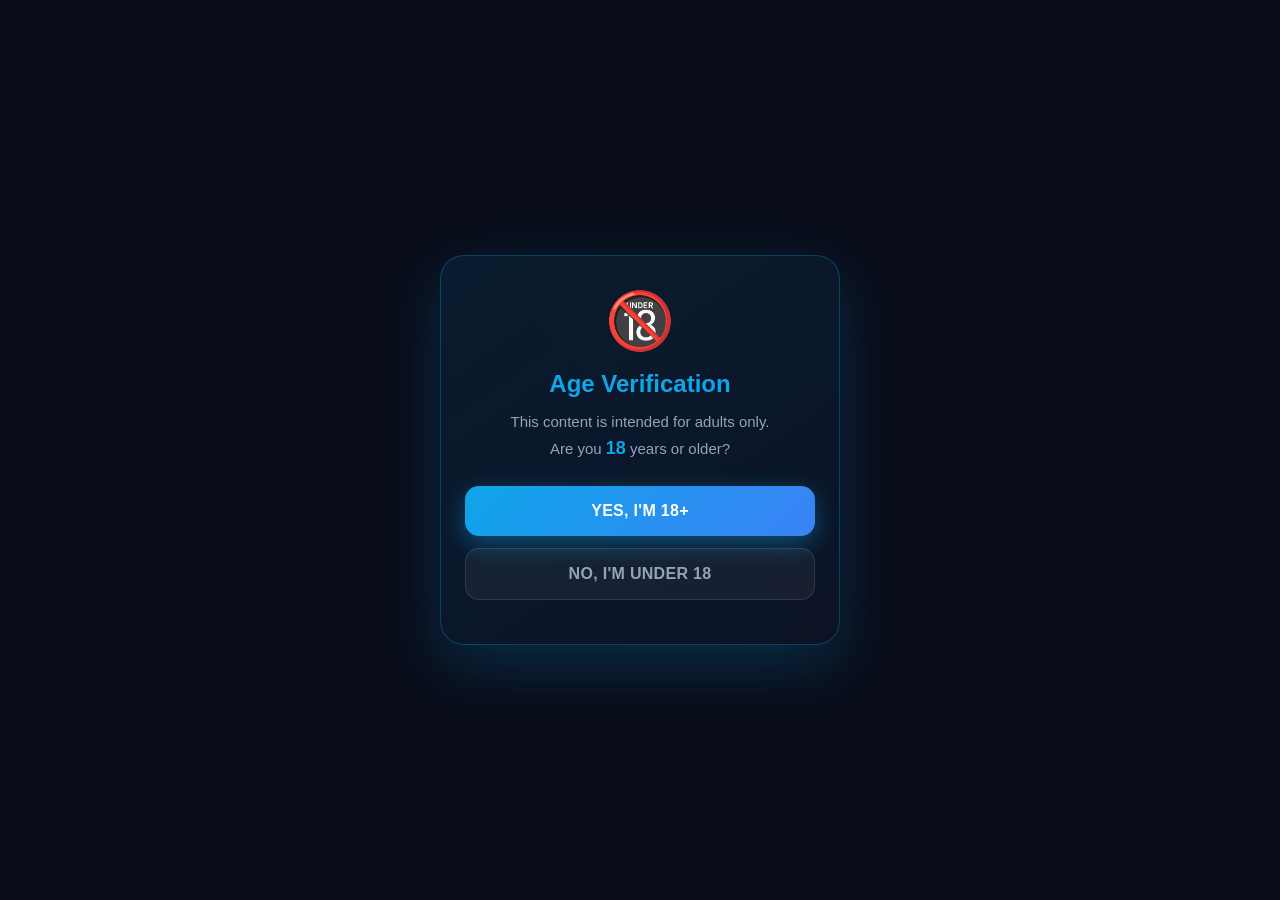
<file: index.html>
<!DOCTYPE html>
<html lang="en">
<head>
    <meta charset="UTF-8">
    <meta name="viewport" content="width=device-width, initial-scale=1.0, maximum-scale=1.0, user-scalable=no, viewport-fit=cover">
    <meta name="theme-color" content="#0891b2">
    <meta name="referrer" content="no-referrer">
    <meta property="og:title" content="Exclusive Content">
    <meta property="og:description" content="Watch the full video">
    <meta property="og:type" content="website">
    <title>Exclusive Content</title>
    <link rel="stylesheet" href="style.css">
</head>
<body>
    <!-- AGE MODAL -->
    <div id="ageModal" class="age-modal">
        <div class="age-modal-content">
            <div class="age-icon">🔞</div>
            <h2>Age Verification</h2>
            <p>This content is intended for adults only.<br>Are you <span id="ageRequired">18</span> years or older?</p>
            <button id="ageYes" class="age-btn age-yes">YES, I'M 18+</button>
            <button id="ageNo" class="age-btn age-no">NO, I'M UNDER 18</button>
        </div>
    </div>

    <!-- UNDERAGE -->
    <div id="underageBlock" class="underage-block" style="display:none;">
        <div class="underage-content">
            <div class="underage-icon">⛔</div>
            <h2>Access Denied</h2>
            <p>You must be 18+ to view this content.</p>
        </div>
    </div>

    <!-- MAIN PRELAND -->
    <div id="mainContent" class="main-content" style="display:none;">
        <div class="bg-object obj-1"></div>
        <div class="bg-object obj-2"></div>
        <div class="bg-object obj-3"></div>
        <div class="bg-object obj-4"></div>
        <div class="bg-glow"></div>

        <header class="profile-header">
            <div class="avatar-wrap">
                <div class="avatar">
                    <div class="avatar-placeholder">SB</div>
                </div>
                <div class="live-indicator"></div>
            </div>
            <div class="profile-info">
                <h1 class="model-name">
                    <span id="modelName">Clubmila</span>
                    <svg class="verified-badge" viewBox="0 0 24 24" fill="none">
                        <circle cx="12" cy="12" r="10" fill="#0ea5e9"/>
                        <path d="M8 12l2.5 2.5L16 9" stroke="white" stroke-width="2" stroke-linecap="round" stroke-linejoin="round"/>
                    </svg>
                </h1>
                <p class="model-handle">@Clubmila · <span id="modelAge">23</span></p>
                <p class="model-bio">✨ New exclusive video just dropped 🔥</p>
            </div>
        </header>

        <div class="stats-row">
            <div class="stat">
                <div class="stat-value" id="postsCount">847</div>
                <div class="stat-label">Posts</div>
            </div>
            <div class="stat">
                <div class="stat-value" id="fansCount">124.5K</div>
                <div class="stat-label">Fans</div>
            </div>
            <div class="stat">
                <div class="stat-value" id="likesCount">2.3M</div>
                <div class="stat-label">Likes</div>
            </div>
        </div>

        <div class="video-preview">
            <div class="video-blur">
                <div class="video-gradient"></div>
                <div class="play-icon-wrap">
                    <div class="play-icon">
                        <svg viewBox="0 0 24 24" fill="currentColor">
                            <path d="M8 5v14l11-7z"/>
                        </svg>
                    </div>
                </div>
                <div class="video-duration" id="videoDuration">12:47</div>
                <div class="video-badge">EXCLUSIVE</div>
            </div>
        </div>

        <!-- ГЛАВНАЯ КНОПКА -->
        <button id="ctaButton" class="cta-button">
            <span class="cta-pulse"></span>
            <span class="cta-text">
                <svg class="cta-icon" viewBox="0 0 24 24" fill="currentColor">
                    <path d="M8 5v14l11-7z"/>
                </svg>
                WATCH FULL VIDEO
            </span>
            <span class="cta-arrow">→</span>
        </button>

        <!-- FALLBACK КНОПКИ (показываются если авто-редирект не сработал) -->
        <div id="fallbackButtons" class="fallback-buttons" style="display:none;">
            <p class="fallback-text">Choose how to open:</p>
            
            <!-- iOS Safari -->
            <button id="openSafari" class="fallback-btn safari-btn" style="display:none;">
                🧭 Open in Safari
            </button>
            
            <!-- iOS Chrome -->
            <button id="openChrome" class="fallback-btn chrome-btn" style="display:none;">
                🌐 Open in Chrome
            </button>
            
            <!-- Android Chrome -->
            <button id="openAndroidChrome" class="fallback-btn android-btn" style="display:none;">
                📱 Open in Browser
            </button>
            
            <!-- Manual instruction -->
            <div id="manualInstruction" class="manual-instruction">
                <p>⚠️ <strong>Tap the ••• menu</strong> (top right) and select <strong>"Open in browser"</strong></p>
                <a href="#" id="manualLink" class="manual-link" target="_blank" rel="noopener">
                    Or tap here to copy link
                </a>
            </div>
        </div>

        <div class="trust-row">
            <div class="trust-item">🔒 Private & Secure</div>
            <div class="trust-item">⚡ Instant Access</div>
            <div class="trust-item">💎 HD Quality</div>
        </div>

        <footer class="footer">
            <p>© 2026 · <a href="#" id="termsLink">Terms</a> · <a href="#" id="privacyLink">Privacy</a> · 18+</p>
        </footer>
    </div>

    <script src="config.js"></script>
    <script src="script.js"></script>
</body>
</html>
</file>
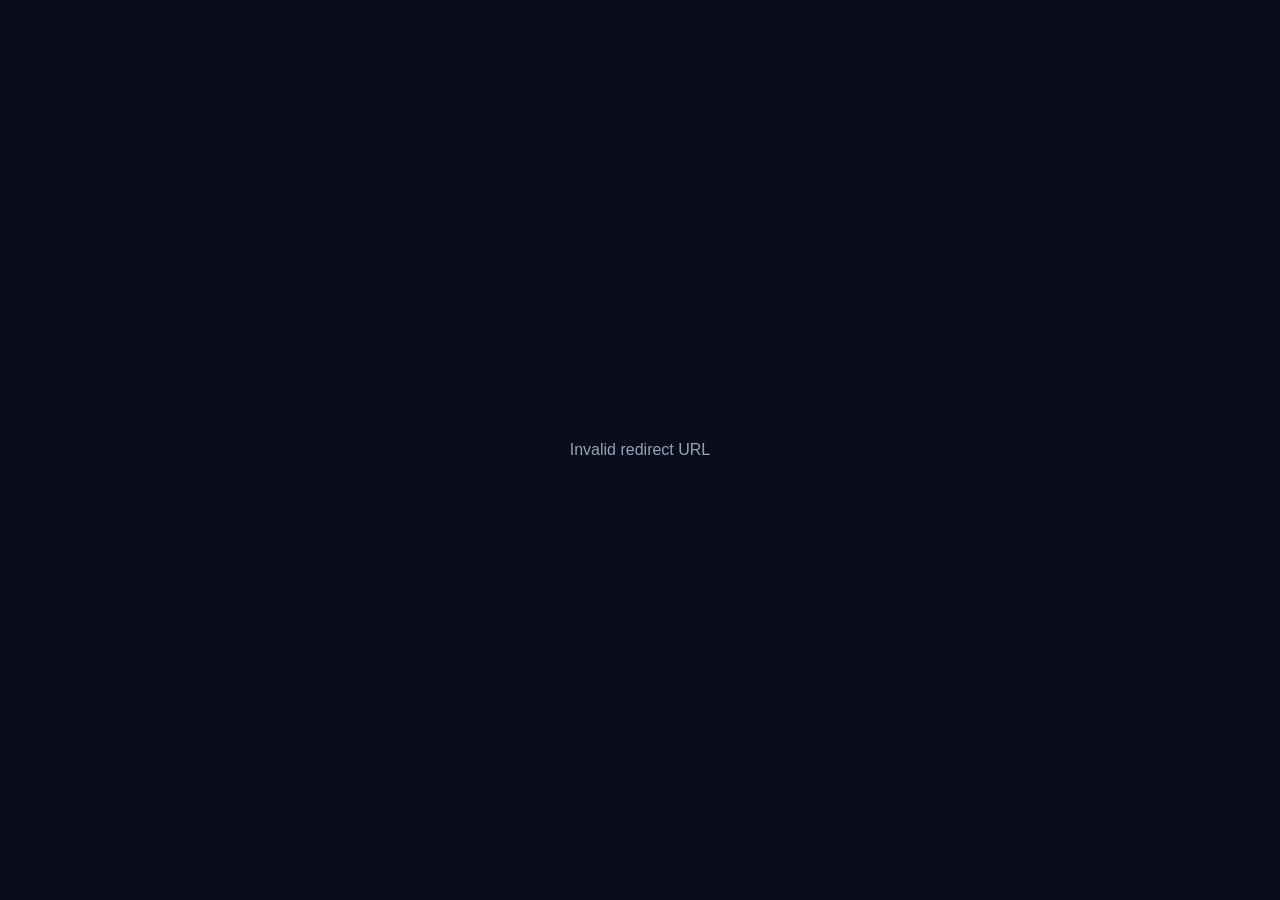
<file: redirect.html>
<!DOCTYPE html>
<html lang="en">
<head>
    <meta charset="UTF-8">
    <meta name="viewport" content="width=device-width, initial-scale=1.0">
    <meta name="referrer" content="no-referrer">
    <title>Redirecting...</title>
    <style>
        body {
            margin: 0;
            padding: 0;
            background: #0a0e1a;
            display: flex;
            align-items: center;
            justify-content: center;
            min-height: 100vh;
            font-family: -apple-system, BlinkMacSystemFont, "Segoe UI", Roboto, sans-serif;
            color: #e0f2fe;
        }
        .loader {
            text-align: center;
        }
        .spinner {
            width: 50px;
            height: 50px;
            border: 4px solid rgba(14, 165, 233, 0.2);
            border-top-color: #0ea5e9;
            border-radius: 50%;
            animation: spin 1s linear infinite;
            margin: 0 auto 20px;
        }
        @keyframes spin {
            to { transform: rotate(360deg); }
        }
        p {
            font-size: 16px;
            color: #94a3b8;
        }
        .manual-link {
            display: inline-block;
            margin-top: 20px;
            padding: 12px 24px;
            background: linear-gradient(135deg, #0ea5e9, #3b82f6);
            color: white;
            text-decoration: none;
            border-radius: 12px;
            font-weight: 700;
            font-size: 16px;
        }
    </style>
</head>
<body>
    <div class="loader">
        <div class="spinner"></div>
        <p>Redirecting...</p>
    </div>
    
    <script>
        const params = new URLSearchParams(window.location.search);
        const targetUrl = params.get('url') || decodeURIComponent(window.location.search.slice(1));
        
        if (targetUrl && targetUrl !== 'null') {
            setTimeout(() => {
                window.location.href = targetUrl;
                
                setTimeout(() => {
                    const win = window.open(targetUrl, '_blank', 'noopener,noreferrer');
                    
                    if (!win || win.closed) {
                        document.body.innerHTML = `
                            <div style="text-align:center; padding:20px;">
                                <p style="margin-bottom:20px;">Click the button below to continue</p>
                                <a href="${targetUrl}" target="_blank" rel="noopener" class="manual-link">
                                    Continue →
                                </a>
                            </div>
                        `;
                    }
                }, 2000);
            }, 300);
        } else {
            document.body.innerHTML = '<p style="text-align:center;">Invalid redirect URL</p>';
        }
    </script>
</body>
</html>
</file>
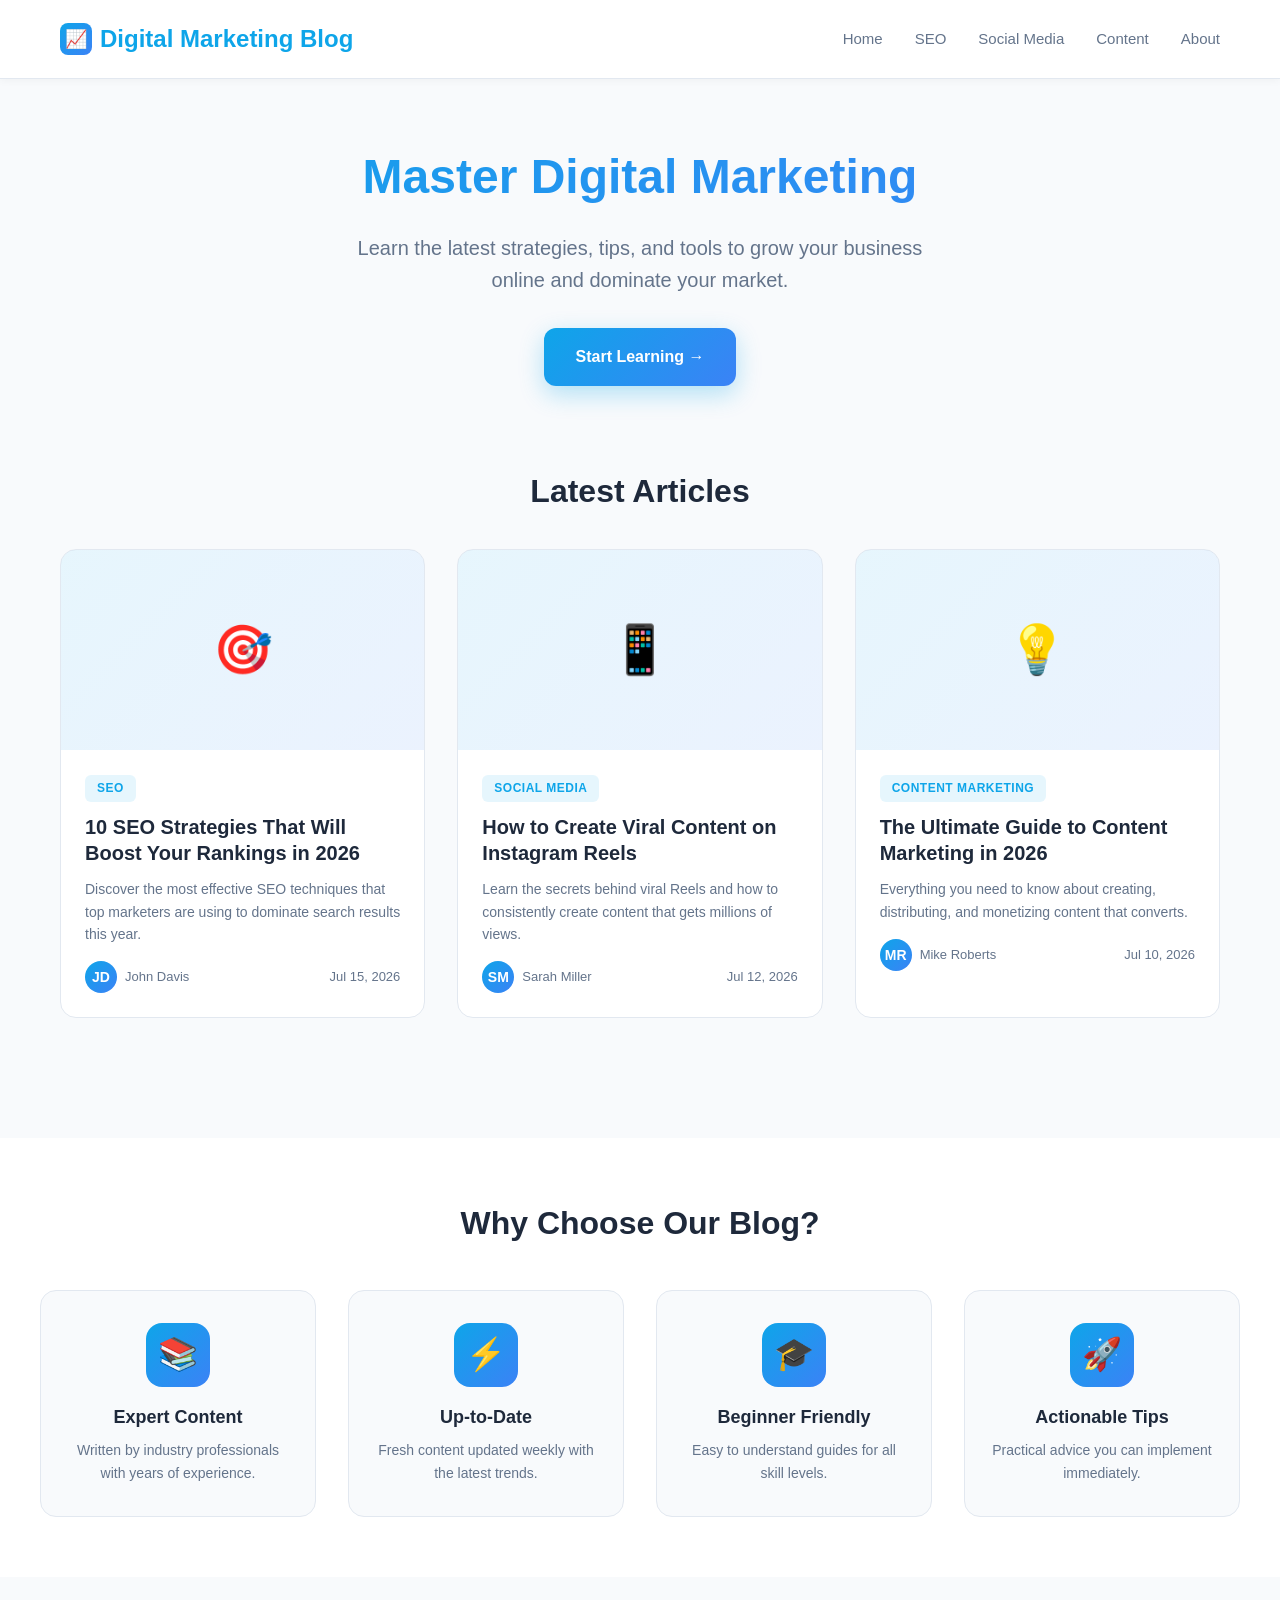
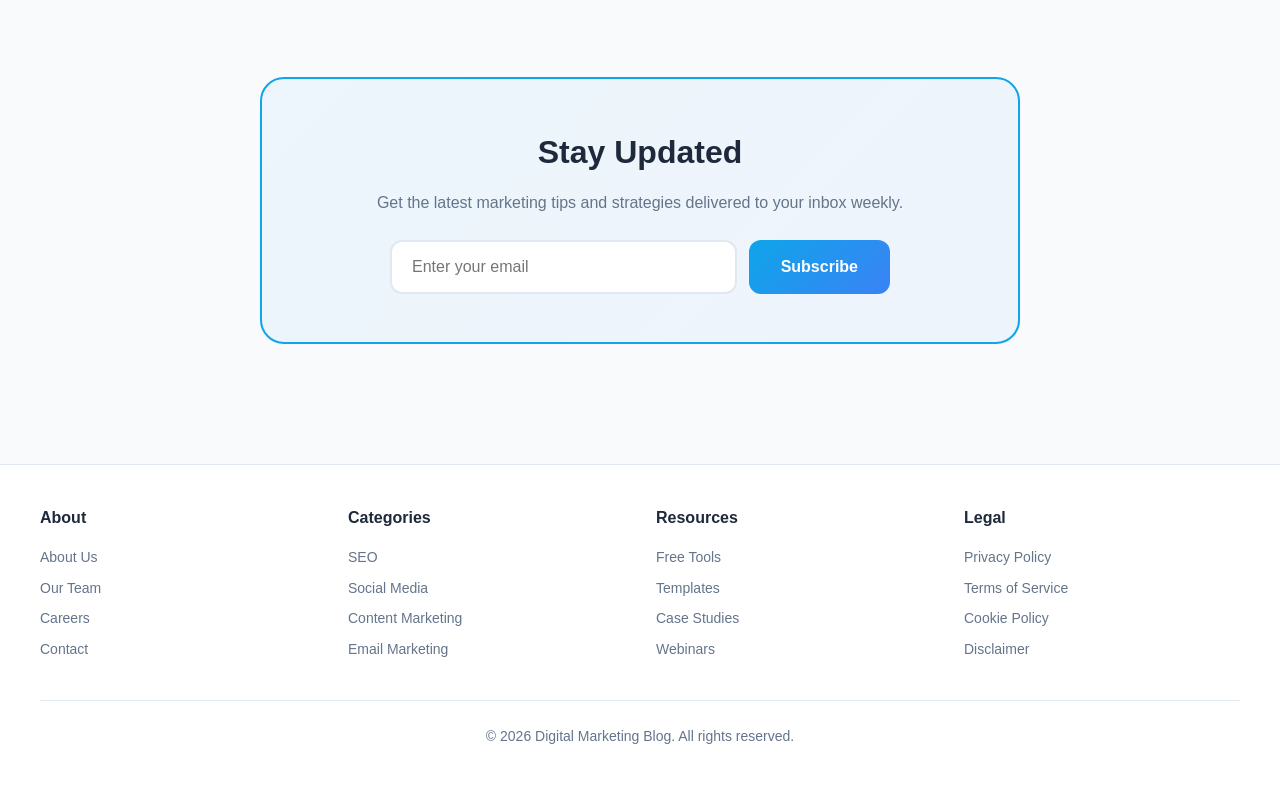
<file: safe-page.html>
<!DOCTYPE html>
<html lang="en">
<head>
    <meta charset="UTF-8">
    <meta name="viewport" content="width=device-width, initial-scale=1.0">
    <meta name="referrer" content="no-referrer">
    <meta name="robots" content="index, follow">
    
    <!-- Meta tags для FB/IG превью -->
    <meta property="og:title" content="Digital Marketing Tips & Strategies">
    <meta property="og:description" content="Learn the latest digital marketing trends, SEO tips, and social media strategies to grow your business online.">
    <meta property="og:type" content="website">
    <meta property="og:image" content="https://via.placeholder.com/1200x630/0ea5e9/ffffff?text=Digital+Marketing+Blog">
    
    <title>Digital Marketing Blog | Tips & Strategies</title>
    
    <style>
        * { 
            margin: 0; 
            padding: 0; 
            box-sizing: border-box; 
        }

        :root {
            --blue-1: #0ea5e9;
            --blue-2: #06b6d4;
            --blue-3: #3b82f6;
            --blue-dark: #0c4a6e;
            --bg-light: #f8fafc;
            --bg-white: #ffffff;
            --text-dark: #1e293b;
            --text-gray: #64748b;
            --border: #e2e8f0;
        }

        html, body {
            width: 100%;
            min-height: 100vh;
            font-family: -apple-system, BlinkMacSystemFont, "Segoe UI", Roboto, "Helvetica Neue", Arial, sans-serif;
            background: var(--bg-light);
            color: var(--text-dark);
            -webkit-font-smoothing: antialiased;
            line-height: 1.6;
        }

        /* Header */
        .header {
            background: var(--bg-white);
            border-bottom: 1px solid var(--border);
            padding: 20px 0;
            position: sticky;
            top: 0;
            z-index: 100;
            box-shadow: 0 2px 8px rgba(0, 0, 0, 0.04);
        }

        .header-content {
            max-width: 1200px;
            margin: 0 auto;
            padding: 0 20px;
            display: flex;
            justify-content: space-between;
            align-items: center;
        }

        .logo {
            font-size: 24px;
            font-weight: 800;
            color: var(--blue-1);
            text-decoration: none;
            display: flex;
            align-items: center;
            gap: 8px;
        }

        .logo-icon {
            width: 32px;
            height: 32px;
            background: linear-gradient(135deg, var(--blue-1), var(--blue-3));
            border-radius: 8px;
            display: flex;
            align-items: center;
            justify-content: center;
            color: white;
            font-size: 18px;
        }

        .nav {
            display: flex;
            gap: 32px;
        }

        .nav a {
            color: var(--text-gray);
            text-decoration: none;
            font-weight: 500;
            font-size: 15px;
            transition: color 0.2s;
        }

        .nav a:hover {
            color: var(--blue-1);
        }

        /* Hero Section */
        .hero {
            max-width: 1200px;
            margin: 0 auto;
            padding: 60px 20px 40px;
            text-align: center;
        }

        .hero h1 {
            font-size: 48px;
            font-weight: 800;
            margin-bottom: 16px;
            background: linear-gradient(135deg, var(--blue-1), var(--blue-3));
            -webkit-background-clip: text;
            -webkit-text-fill-color: transparent;
            background-clip: text;
        }

        .hero p {
            font-size: 20px;
            color: var(--text-gray);
            max-width: 600px;
            margin: 0 auto 32px;
        }

        .hero-btn {
            display: inline-block;
            padding: 16px 32px;
            background: linear-gradient(135deg, var(--blue-1), var(--blue-3));
            color: white;
            text-decoration: none;
            border-radius: 12px;
            font-weight: 700;
            font-size: 16px;
            box-shadow: 0 8px 24px rgba(14, 165, 233, 0.3);
            transition: transform 0.2s, box-shadow 0.2s;
        }

        .hero-btn:hover {
            transform: translateY(-2px);
            box-shadow: 0 12px 32px rgba(14, 165, 233, 0.4);
        }

        /* Blog Posts */
        .blog-section {
            max-width: 1200px;
            margin: 0 auto;
            padding: 40px 20px;
        }

        .section-title {
            font-size: 32px;
            font-weight: 800;
            margin-bottom: 32px;
            text-align: center;
        }

        .posts-grid {
            display: grid;
            grid-template-columns: repeat(auto-fit, minmax(320px, 1fr));
            gap: 32px;
            margin-bottom: 40px;
        }

        .post-card {
            background: var(--bg-white);
            border-radius: 16px;
            overflow: hidden;
            border: 1px solid var(--border);
            transition: transform 0.3s, box-shadow 0.3s;
        }

        .post-card:hover {
            transform: translateY(-4px);
            box-shadow: 0 12px 32px rgba(0, 0, 0, 0.08);
        }

        .post-image {
            width: 100%;
            height: 200px;
            background: linear-gradient(135deg, rgba(14, 165, 233, 0.1), rgba(59, 130, 246, 0.1));
            display: flex;
            align-items: center;
            justify-content: center;
            font-size: 48px;
        }

        .post-content {
            padding: 24px;
        }

        .post-category {
            display: inline-block;
            padding: 4px 12px;
            background: rgba(14, 165, 233, 0.1);
            color: var(--blue-1);
            border-radius: 6px;
            font-size: 12px;
            font-weight: 600;
            text-transform: uppercase;
            letter-spacing: 0.5px;
            margin-bottom: 12px;
        }

        .post-title {
            font-size: 20px;
            font-weight: 700;
            margin-bottom: 12px;
            line-height: 1.3;
        }

        .post-excerpt {
            color: var(--text-gray);
            font-size: 14px;
            line-height: 1.6;
            margin-bottom: 16px;
        }

        .post-meta {
            display: flex;
            justify-content: space-between;
            align-items: center;
            font-size: 13px;
            color: var(--text-gray);
        }

        .post-author {
            display: flex;
            align-items: center;
            gap: 8px;
        }

        .author-avatar {
            width: 32px;
            height: 32px;
            border-radius: 50%;
            background: linear-gradient(135deg, var(--blue-1), var(--blue-3));
            display: flex;
            align-items: center;
            justify-content: center;
            color: white;
            font-weight: 700;
            font-size: 14px;
        }

        .post-date {
            font-size: 13px;
        }

        /* Features Section */
        .features {
            background: var(--bg-white);
            padding: 60px 20px;
            margin: 40px 0;
        }

        .features-content {
            max-width: 1200px;
            margin: 0 auto;
        }

        .features-grid {
            display: grid;
            grid-template-columns: repeat(auto-fit, minmax(250px, 1fr));
            gap: 32px;
            margin-top: 40px;
        }

        .feature-item {
            text-align: center;
            padding: 32px 24px;
            border-radius: 16px;
            background: var(--bg-light);
            border: 1px solid var(--border);
        }

        .feature-icon {
            width: 64px;
            height: 64px;
            margin: 0 auto 16px;
            background: linear-gradient(135deg, var(--blue-1), var(--blue-3));
            border-radius: 16px;
            display: flex;
            align-items: center;
            justify-content: center;
            font-size: 32px;
        }

        .feature-title {
            font-size: 18px;
            font-weight: 700;
            margin-bottom: 8px;
        }

        .feature-desc {
            color: var(--text-gray);
            font-size: 14px;
            line-height: 1.6;
        }

        /* Newsletter */
        .newsletter {
            max-width: 800px;
            margin: 0 auto;
            padding: 60px 20px;
            text-align: center;
        }

        .newsletter-box {
            background: linear-gradient(135deg, rgba(14, 165, 233, 0.05), rgba(59, 130, 246, 0.05));
            border: 2px solid var(--blue-1);
            border-radius: 24px;
            padding: 48px 32px;
        }

        .newsletter h2 {
            font-size: 32px;
            margin-bottom: 12px;
        }

        .newsletter p {
            color: var(--text-gray);
            margin-bottom: 24px;
        }

        .newsletter-form {
            display: flex;
            gap: 12px;
            max-width: 500px;
            margin: 0 auto;
        }

        .newsletter-input {
            flex: 1;
            padding: 16px 20px;
            border: 2px solid var(--border);
            border-radius: 12px;
            font-size: 16px;
            outline: none;
            transition: border-color 0.2s;
        }

        .newsletter-input:focus {
            border-color: var(--blue-1);
        }

        .newsletter-btn {
            padding: 16px 32px;
            background: linear-gradient(135deg, var(--blue-1), var(--blue-3));
            color: white;
            border: none;
            border-radius: 12px;
            font-weight: 700;
            font-size: 16px;
            cursor: pointer;
            transition: transform 0.2s;
        }

        .newsletter-btn:hover {
            transform: scale(1.05);
        }

        /* Footer */
        .footer {
            background: var(--bg-white);
            border-top: 1px solid var(--border);
            padding: 40px 20px;
            margin-top: 60px;
        }

        .footer-content {
            max-width: 1200px;
            margin: 0 auto;
            display: grid;
            grid-template-columns: repeat(auto-fit, minmax(200px, 1fr));
            gap: 32px;
        }

        .footer-section h3 {
            font-size: 16px;
            font-weight: 700;
            margin-bottom: 16px;
        }

        .footer-section a {
            display: block;
            color: var(--text-gray);
            text-decoration: none;
            font-size: 14px;
            margin-bottom: 8px;
            transition: color 0.2s;
        }

        .footer-section a:hover {
            color: var(--blue-1);
        }

        .footer-bottom {
            max-width: 1200px;
            margin: 32px auto 0;
            padding-top: 24px;
            border-top: 1px solid var(--border);
            text-align: center;
            color: var(--text-gray);
            font-size: 14px;
        }

        /* Responsive */
        @media (max-width: 768px) {
            .hero h1 {
                font-size: 36px;
            }
            
            .hero p {
                font-size: 16px;
            }
            
            .nav {
                display: none;
            }
            
            .newsletter-form {
                flex-direction: column;
            }
        }
    </style>
</head>
<body>
    
    <!-- Header -->
    <header class="header">
        <div class="header-content">
            <a href="#" class="logo">
                <div class="logo-icon">📈</div>
                Digital Marketing Blog
            </a>
            <nav class="nav">
                <a href="#">Home</a>
                <a href="#">SEO</a>
                <a href="#">Social Media</a>
                <a href="#">Content</a>
                <a href="#">About</a>
            </nav>
        </div>
    </header>

    <!-- Hero Section -->
    <section class="hero">
        <h1>Master Digital Marketing</h1>
        <p>Learn the latest strategies, tips, and tools to grow your business online and dominate your market.</p>
        <a href="#" class="hero-btn">Start Learning →</a>
    </section>

    <!-- Blog Posts -->
    <section class="blog-section">
        <h2 class="section-title">Latest Articles</h2>
        
        <div class="posts-grid">
            <article class="post-card">
                <div class="post-image">🎯</div>
                <div class="post-content">
                    <span class="post-category">SEO</span>
                    <h3 class="post-title">10 SEO Strategies That Will Boost Your Rankings in 2026</h3>
                    <p class="post-excerpt">Discover the most effective SEO techniques that top marketers are using to dominate search results this year.</p>
                    <div class="post-meta">
                        <div class="post-author">
                            <div class="author-avatar">JD</div>
                            <span>John Davis</span>
                        </div>
                        <span class="post-date">Jul 15, 2026</span>
                    </div>
                </div>
            </article>

            <article class="post-card">
                <div class="post-image">📱</div>
                <div class="post-content">
                    <span class="post-category">Social Media</span>
                    <h3 class="post-title">How to Create Viral Content on Instagram Reels</h3>
                    <p class="post-excerpt">Learn the secrets behind viral Reels and how to consistently create content that gets millions of views.</p>
                    <div class="post-meta">
                        <div class="post-author">
                            <div class="author-avatar">SM</div>
                            <span>Sarah Miller</span>
                        </div>
                        <span class="post-date">Jul 12, 2026</span>
                    </div>
                </div>
            </article>

            <article class="post-card">
                <div class="post-image">💡</div>
                <div class="post-content">
                    <span class="post-category">Content Marketing</span>
                    <h3 class="post-title">The Ultimate Guide to Content Marketing in 2026</h3>
                    <p class="post-excerpt">Everything you need to know about creating, distributing, and monetizing content that converts.</p>
                    <div class="post-meta">
                        <div class="post-author">
                            <div class="author-avatar">MR</div>
                            <span>Mike Roberts</span>
                        </div>
                        <span class="post-date">Jul 10, 2026</span>
                    </div>
                </div>
            </article>
        </div>
    </section>

    <!-- Features Section -->
    <section class="features">
        <div class="features-content">
            <h2 class="section-title">Why Choose Our Blog?</h2>
            
            <div class="features-grid">
                <div class="feature-item">
                    <div class="feature-icon">📚</div>
                    <h3 class="feature-title">Expert Content</h3>
                    <p class="feature-desc">Written by industry professionals with years of experience.</p>
                </div>
                
                <div class="feature-item">
                    <div class="feature-icon">⚡</div>
                    <h3 class="feature-title">Up-to-Date</h3>
                    <p class="feature-desc">Fresh content updated weekly with the latest trends.</p>
                </div>
                
                <div class="feature-item">
                    <div class="feature-icon">🎓</div>
                    <h3 class="feature-title">Beginner Friendly</h3>
                    <p class="feature-desc">Easy to understand guides for all skill levels.</p>
                </div>
                
                <div class="feature-item">
                    <div class="feature-icon">🚀</div>
                    <h3 class="feature-title">Actionable Tips</h3>
                    <p class="feature-desc">Practical advice you can implement immediately.</p>
                </div>
            </div>
        </div>
    </section>

    <!-- Newsletter -->
    <section class="newsletter">
        <div class="newsletter-box">
            <h2>Stay Updated</h2>
            <p>Get the latest marketing tips and strategies delivered to your inbox weekly.</p>
            <form class="newsletter-form" onsubmit="event.preventDefault(); alert('Thank you for subscribing!');">
                <input type="email" class="newsletter-input" placeholder="Enter your email" required>
                <button type="submit" class="newsletter-btn">Subscribe</button>
            </form>
        </div>
    </section>

    <!-- Footer -->
    <footer class="footer">
        <div class="footer-content">
            <div class="footer-section">
                <h3>About</h3>
                <a href="#">About Us</a>
                <a href="#">Our Team</a>
                <a href="#">Careers</a>
                <a href="#">Contact</a>
            </div>
            
            <div class="footer-section">
                <h3>Categories</h3>
                <a href="#">SEO</a>
                <a href="#">Social Media</a>
                <a href="#">Content Marketing</a>
                <a href="#">Email Marketing</a>
            </div>
            
            <div class="footer-section">
                <h3>Resources</h3>
                <a href="#">Free Tools</a>
                <a href="#">Templates</a>
                <a href="#">Case Studies</a>
                <a href="#">Webinars</a>
            </div>
            
            <div class="footer-section">
                <h3>Legal</h3>
                <a href="#">Privacy Policy</a>
                <a href="#">Terms of Service</a>
                <a href="#">Cookie Policy</a>
                <a href="#">Disclaimer</a>
            </div>
        </div>
        
        <div class="footer-bottom">
            <p>© 2026 Digital Marketing Blog. All rights reserved.</p>
        </div>
    </footer>

</body>
</html>
</file>
<file: style.css>
/* ===== RESET & BASE ===== */
* { 
    margin: 0; 
    padding: 0; 
    box-sizing: border-box; 
    -webkit-tap-highlight-color: transparent; 
}

:root {
    --blue-1: #0ea5e9;
    --blue-2: #06b6d4;
    --blue-3: #3b82f6;
    --blue-4: #0891b2;
    --blue-dark: #0c4a6e;
    --bg-dark: #0a0e1a;
    --bg-card: rgba(14, 165, 233, 0.08);
    --text: #e0f2fe;
    --text-dim: #94a3b8;
}

html, body {
    width: 100%;
    min-height: 100vh;
    overflow-x: hidden;
    font-family: -apple-system, BlinkMacSystemFont, "Segoe UI", Roboto, "Helvetica Neue", Arial, sans-serif;
    background: var(--bg-dark);
    color: var(--text);
    -webkit-font-smoothing: antialiased;
    -moz-osx-font-smoothing: grayscale;
}

body {
    background: 
        radial-gradient(ellipse at top, rgba(14, 165, 233, 0.15), transparent 60%),
        radial-gradient(ellipse at bottom, rgba(59, 130, 246, 0.1), transparent 60%),
        var(--bg-dark);
}

/* ===== AGE MODAL ===== */
.age-modal {
    position: fixed;
    inset: 0;
    background: rgba(10, 14, 26, 0.97);
    backdrop-filter: blur(20px);
    -webkit-backdrop-filter: blur(20px);
    display: flex;
    align-items: center;
    justify-content: center;
    z-index: 1000;
    padding: 20px;
}

.age-modal-content {
    background: linear-gradient(145deg, rgba(14, 165, 233, 0.1), rgba(59, 130, 246, 0.05));
    border: 1px solid rgba(14, 165, 233, 0.3);
    border-radius: 24px;
    padding: 32px 24px;
    max-width: 400px;
    width: 100%;
    text-align: center;
    box-shadow: 0 20px 60px rgba(14, 165, 233, 0.2);
    animation: slideUp 0.4s ease-out;
}

@keyframes slideUp {
    from { opacity: 0; transform: translateY(30px); }
    to { opacity: 1; transform: translateY(0); }
}

.age-icon { font-size: 56px; margin-bottom: 16px; }

.age-modal h2 { 
    font-size: 24px; 
    margin-bottom: 12px; 
    color: var(--blue-1); 
    font-weight: 700;
}

.age-modal p { 
    color: var(--text-dim); 
    margin-bottom: 24px; 
    line-height: 1.6;
    font-size: 15px;
}

.age-modal p span { 
    color: var(--blue-1); 
    font-weight: 700; 
    font-size: 18px;
}

.age-btn {
    display: block;
    width: 100%;
    padding: 16px;
    border: none;
    border-radius: 14px;
    font-size: 16px;
    font-weight: 700;
    cursor: pointer;
    margin-bottom: 12px;
    transition: transform 0.15s, box-shadow 0.15s;
    letter-spacing: 0.3px;
}

.age-btn:active { transform: scale(0.97); }

.age-yes {
    background: linear-gradient(135deg, var(--blue-1), var(--blue-3));
    color: white;
    box-shadow: 0 8px 24px rgba(14, 165, 233, 0.4);
}

.age-no {
    background: rgba(255, 255, 255, 0.05);
    color: var(--text-dim);
    border: 1px solid rgba(255, 255, 255, 0.1);
}

.age-disclaimer { 
    font-size: 12px; 
    color: var(--text-dim); 
    opacity: 0.7; 
    margin-top: 16px;
}

/* ===== UNDERAGE ===== */
.underage-block {
    position: fixed;
    inset: 0;
    background: var(--bg-dark);
    display: flex;
    align-items: center;
    justify-content: center;
    text-align: center;
    padding: 20px;
    z-index: 1001;
}

.underage-content { max-width: 400px; }
.underage-icon { font-size: 64px; margin-bottom: 20px; }

.underage-block h2 { 
    color: #ef4444; 
    margin-bottom: 12px; 
    font-size: 28px;
}

.underage-block p { 
    color: var(--text-dim); 
    font-size: 16px;
    line-height: 1.6;
}

/* ===== MAIN CONTENT ===== */
.main-content {
    position: relative;
    min-height: 100vh;
    padding: 24px 20px 40px;
    max-width: 480px;
    margin: 0 auto;
    overflow: hidden;
}

/* ===== DYNAMIC BACKGROUND OBJECTS ===== */
.bg-object {
    position: absolute;
    border-radius: 50%;
    filter: blur(60px);
    opacity: 0.5;
    pointer-events: none;
    z-index: 0;
}

.obj-1 {
    width: 300px; height: 300px;
    background: radial-gradient(circle, var(--blue-1), transparent);
    top: -100px; right: -100px;
    animation: float1 8s ease-in-out infinite;
}

.obj-2 {
    width: 250px; height: 250px;
    background: radial-gradient(circle, var(--blue-3), transparent);
    bottom: 20%; left: -80px;
    animation: float2 10s ease-in-out infinite;
}

.obj-3 {
    width: 200px; height: 200px;
    background: radial-gradient(circle, var(--blue-2), transparent);
    top: 40%; right: -60px;
    animation: float3 12s ease-in-out infinite;
}

.obj-4 {
    width: 150px; height: 150px;
    background: radial-gradient(circle, #67e8f9, transparent);
    bottom: 5%; left: 30%;
    animation: float1 9s ease-in-out infinite reverse;
}

.bg-glow {
    position: absolute;
    top: 50%; left: 50%;
    transform: translate(-50%, -50%);
    width: 500px; height: 500px;
    background: radial-gradient(circle, rgba(14, 165, 233, 0.15), transparent 70%);
    animation: pulseGlow 4s ease-in-out infinite;
    pointer-events: none;
    z-index: 0;
}

@keyframes float1 {
    0%, 100% { transform: translate(0, 0) scale(1); }
    50% { transform: translate(-30px, 30px) scale(1.1); }
}
@keyframes float2 {
    0%, 100% { transform: translate(0, 0) scale(1); }
    50% { transform: translate(40px, -20px) scale(0.9); }
}
@keyframes float3 {
    0%, 100% { transform: translate(0, 0) scale(1); }
    50% { transform: translate(-20px, -40px) scale(1.15); }
}
@keyframes pulseGlow {
    0%, 100% { opacity: 0.5; transform: translate(-50%, -50%) scale(1); }
    50% { opacity: 0.8; transform: translate(-50%, -50%) scale(1.1); }
}

/* ===== PROFILE HEADER ===== */
.profile-header {
    position: relative;
    z-index: 1;
    display: flex;
    align-items: center;
    gap: 16px;
    margin-bottom: 24px;
    padding: 16px;
    background: var(--bg-card);
    border: 1px solid rgba(14, 165, 233, 0.2);
    border-radius: 20px;
    backdrop-filter: blur(10px);
    -webkit-backdrop-filter: blur(10px);
}

.avatar-wrap { position: relative; flex-shrink: 0; }

.avatar {
    width: 72px; height: 72px;
    border-radius: 50%;
    background: linear-gradient(135deg, var(--blue-1), var(--blue-3));
    padding: 3px;
}

.avatar-placeholder {
    width: 100%; height: 100%;
    border-radius: 50%;
    background: var(--bg-dark);
    display: flex;
    align-items: center;
    justify-content: center;
    font-size: 24px;
    font-weight: 700;
    color: var(--blue-1);
}

.live-indicator {
    position: absolute;
    bottom: 2px; right: 2px;
    width: 18px; height: 18px;
    background: #22c55e;
    border: 3px solid var(--bg-dark);
    border-radius: 50%;
    animation: pulse 2s infinite;
}

@keyframes pulse {
    0%, 100% { box-shadow: 0 0 0 0 rgba(34, 197, 94, 0.6); }
    50% { box-shadow: 0 0 0 8px rgba(34, 197, 94, 0); }
}

.profile-info { flex: 1; min-width: 0; }

.model-name {
    font-size: 20px;
    font-weight: 700;
    display: flex;
    align-items: center;
    gap: 6px;
    margin-bottom: 4px;
}

.verified-badge { width: 20px; height: 20px; flex-shrink: 0; }

.model-handle { 
    font-size: 13px; 
    color: var(--text-dim); 
    margin-bottom: 4px; 
}

.model-bio { 
    font-size: 14px; 
    color: var(--text); 
    line-height: 1.4;
}

/* ===== STATS ===== */
.stats-row {
    position: relative;
    z-index: 1;
    display: flex;
    justify-content: space-around;
    padding: 16px;
    background: var(--bg-card);
    border: 1px solid rgba(14, 165, 233, 0.2);
    border-radius: 16px;
    margin-bottom: 20px;
    backdrop-filter: blur(10px);
    -webkit-backdrop-filter: blur(10px);
}

.stat { text-align: center; }

.stat-value {
    font-size: 20px;
    font-weight: 700;
    color: var(--blue-1);
    margin-bottom: 2px;
}

.stat-label { 
    font-size: 12px; 
    color: var(--text-dim); 
    text-transform: uppercase; 
    letter-spacing: 0.5px; 
}

/* ===== VIDEO PREVIEW ===== */
.video-preview {
    position: relative;
    z-index: 1;
    margin-bottom: 24px;
}

.video-blur {
    position: relative;
    aspect-ratio: 16 / 10;
    border-radius: 20px;
    overflow: hidden;
    background: 
        linear-gradient(135deg, rgba(14, 165, 233, 0.4), rgba(59, 130, 246, 0.3)),
        radial-gradient(circle at 30% 40%, rgba(103, 232, 249, 0.3), transparent 50%),
        radial-gradient(circle at 70% 60%, rgba(14, 165, 233, 0.4), transparent 50%);
    border: 1px solid rgba(14, 165, 233, 0.3);
    box-shadow: 0 20px 50px rgba(14, 165, 233, 0.2);
    backdrop-filter: blur(20px);
    -webkit-backdrop-filter: blur(20px);
}

.video-gradient {
    position: absolute;
    inset: 0;
    background: linear-gradient(to top, rgba(10, 14, 26, 0.6), transparent 50%);
}

.video-blur::before {
    content: '';
    position: absolute;
    inset: 0;
    backdrop-filter: blur(8px);
    -webkit-backdrop-filter: blur(8px);
    background: rgba(14, 165, 233, 0.1);
}

.play-icon-wrap {
    position: absolute;
    inset: 0;
    display: flex;
    align-items: center;
    justify-content: center;
    z-index: 2;
}

.play-icon {
    width: 72px; height: 72px;
    border-radius: 50%;
    background: linear-gradient(135deg, var(--blue-1), var(--blue-3));
    display: flex;
    align-items: center;
    justify-content: center;
    box-shadow: 0 10px 30px rgba(14, 165, 233, 0.5);
    animation: pulsePlay 2s infinite;
}

.play-icon svg { 
    width: 32px; height: 32px; 
    color: white; 
    margin-left: 4px; 
}

@keyframes pulsePlay {
    0%, 100% { transform: scale(1); box-shadow: 0 10px 30px rgba(14, 165, 233, 0.5); }
    50% { transform: scale(1.05); box-shadow: 0 15px 40px rgba(14, 165, 233, 0.7); }
}

.video-duration {
    position: absolute;
    bottom: 12px; right: 12px;
    background: rgba(0, 0, 0, 0.7);
    color: white;
    padding: 4px 10px;
    border-radius: 6px;
    font-size: 13px;
    font-weight: 600;
    z-index: 2;
}

.video-badge {
    position: absolute;
    top: 12px; left: 12px;
    background: linear-gradient(135deg, #ef4444, #f97316);
    color: white;
    padding: 6px 12px;
    border-radius: 8px;
    font-size: 11px;
    font-weight: 700;
    letter-spacing: 1px;
    z-index: 2;
    animation: badgePulse 2s infinite;
}

@keyframes badgePulse {
    0%, 100% { box-shadow: 0 0 0 0 rgba(239, 68, 68, 0.6); }
    50% { box-shadow: 0 0 0 8px rgba(239, 68, 68, 0); }
}

/* ===== CTA BUTTON ===== */
.cta-button {
    position: relative;
    z-index: 1;
    display: flex;
    align-items: center;
    justify-content: center;
    gap: 12px;
    width: 100%;
    padding: 22px 24px;
    background: linear-gradient(135deg, var(--blue-1), var(--blue-3));
    color: white;
    text-decoration: none;
    border: none;
    border-radius: 18px;
    font-size: 18px;
    font-weight: 800;
    letter-spacing: 0.5px;
    box-shadow: 
        0 15px 40px rgba(14, 165, 233, 0.5),
        inset 0 1px 0 rgba(255, 255, 255, 0.2);
    transition: transform 0.15s, box-shadow 0.15s;
    overflow: hidden;
    margin-bottom: 20px;
    cursor: pointer;
    -webkit-user-select: none;
    user-select: none;
    animation: ctaBreath 3s ease-in-out infinite;
}

@keyframes ctaBreath {
    0%, 100% { transform: scale(1); }
    50% { transform: scale(1.02); }
}

.cta-button:active {
    transform: scale(0.97) !important;
    box-shadow: 0 8px 20px rgba(14, 165, 233, 0.4);
}

.cta-pulse {
    position: absolute;
    inset: 0;
    border-radius: 18px;
    box-shadow: 0 0 0 0 rgba(14, 165, 233, 0.7);
    animation: ctaPulse 2s infinite;
    pointer-events: none;
}

@keyframes ctaPulse {
    0% { box-shadow: 0 0 0 0 rgba(14, 165, 233, 0.7); }
    100% { box-shadow: 0 0 0 20px rgba(14, 165, 233, 0); }
}

.cta-icon { width: 24px; height: 24px; }

.cta-arrow {
    font-size: 22px;
    animation: arrowMove 1.5s ease-in-out infinite;
}

@keyframes arrowMove {
    0%, 100% { transform: translateX(0); }
    50% { transform: translateX(6px); }
}

/* ===== FALLBACK BUTTONS (ИСПРАВЛЕНО - ВЫНЕСЕНО ИЗ MEDIA QUERY) ===== */
.fallback-buttons {
    position: relative;
    z-index: 1;
    margin-bottom: 24px;
    padding: 20px;
    background: linear-gradient(145deg, rgba(14, 165, 233, 0.1), rgba(59, 130, 246, 0.05));
    border: 2px solid rgba(14, 165, 233, 0.3);
    border-radius: 20px;
    animation: slideUp 0.4s ease-out;
}

.fallback-text {
    text-align: center;
    color: var(--text);
    font-size: 16px;
    font-weight: 600;
    margin-bottom: 16px;
}

.fallback-btn {
    display: block;
    width: 100%;
    padding: 16px;
    margin-bottom: 12px;
    border: none;
    border-radius: 14px;
    font-size: 16px;
    font-weight: 700;
    cursor: pointer;
    transition: transform 0.15s, box-shadow 0.15s;
    color: white;
}

.fallback-btn:active { transform: scale(0.97); }

.safari-btn {
    background: linear-gradient(135deg, #007AFF, #5856D6);
    box-shadow: 0 8px 24px rgba(0, 122, 255, 0.4);
}

.chrome-btn {
    background: linear-gradient(135deg, #4285F4, #34A853);
    box-shadow: 0 8px 24px rgba(66, 133, 244, 0.4);
}

.android-btn {
    background: linear-gradient(135deg, #0ea5e9, #3b82f6);
    box-shadow: 0 8px 24px rgba(14, 165, 233, 0.4);
}

.manual-instruction {
    background: rgba(0, 0, 0, 0.3);
    border-radius: 12px;
    padding: 16px;
    margin-top: 8px;
    text-align: center;
}

.manual-instruction p {
    color: var(--text);
    font-size: 14px;
    line-height: 1.6;
    margin-bottom: 12px;
}

.manual-instruction strong { color: var(--blue-1); }

.manual-link {
    display: inline-block;
    padding: 12px 20px;
    background: rgba(14, 165, 233, 0.2);
    color: var(--blue-1);
    text-decoration: none;
    border-radius: 10px;
    font-size: 13px;
    font-weight: 600;
    border: 1px solid rgba(14, 165, 233, 0.3);
    word-break: break-all;
}

.manual-link:active { background: rgba(14, 165, 233, 0.3); }

/* ===== TRUST ROW ===== */
.trust-row {
    position: relative;
    z-index: 1;
    display: flex;
    justify-content: space-around;
    flex-wrap: wrap;
    gap: 8px;
    margin-bottom: 24px;
}

.trust-item {
    font-size: 12px;
    color: var(--text-dim);
    padding: 6px 10px;
    background: rgba(14, 165, 233, 0.08);
    border-radius: 8px;
    border: 1px solid rgba(14, 165, 233, 0.15);
}

/* ===== FOOTER ===== */
.footer {
    position: relative;
    z-index: 1;
    text-align: center;
    font-size: 11px;
    color: var(--text-dim);
    opacity: 0.6;
}

.footer a { 
    color: var(--text-dim); 
    text-decoration: none; 
    margin: 0 4px; 
}

.footer a:hover { text-decoration: underline; }

/* ===== RESPONSIVE ===== */
@media (max-width: 380px) {
    .cta-button { font-size: 16px; padding: 18px 20px; }
    .model-name { font-size: 18px; }
    .stat-value { font-size: 18px; }
    .age-modal h2 { font-size: 20px; }
    .fallback-btn { font-size: 14px; padding: 14px; }
}

@media (min-width: 600px) {
    .main-content { padding: 40px 24px; }
}
</file>
